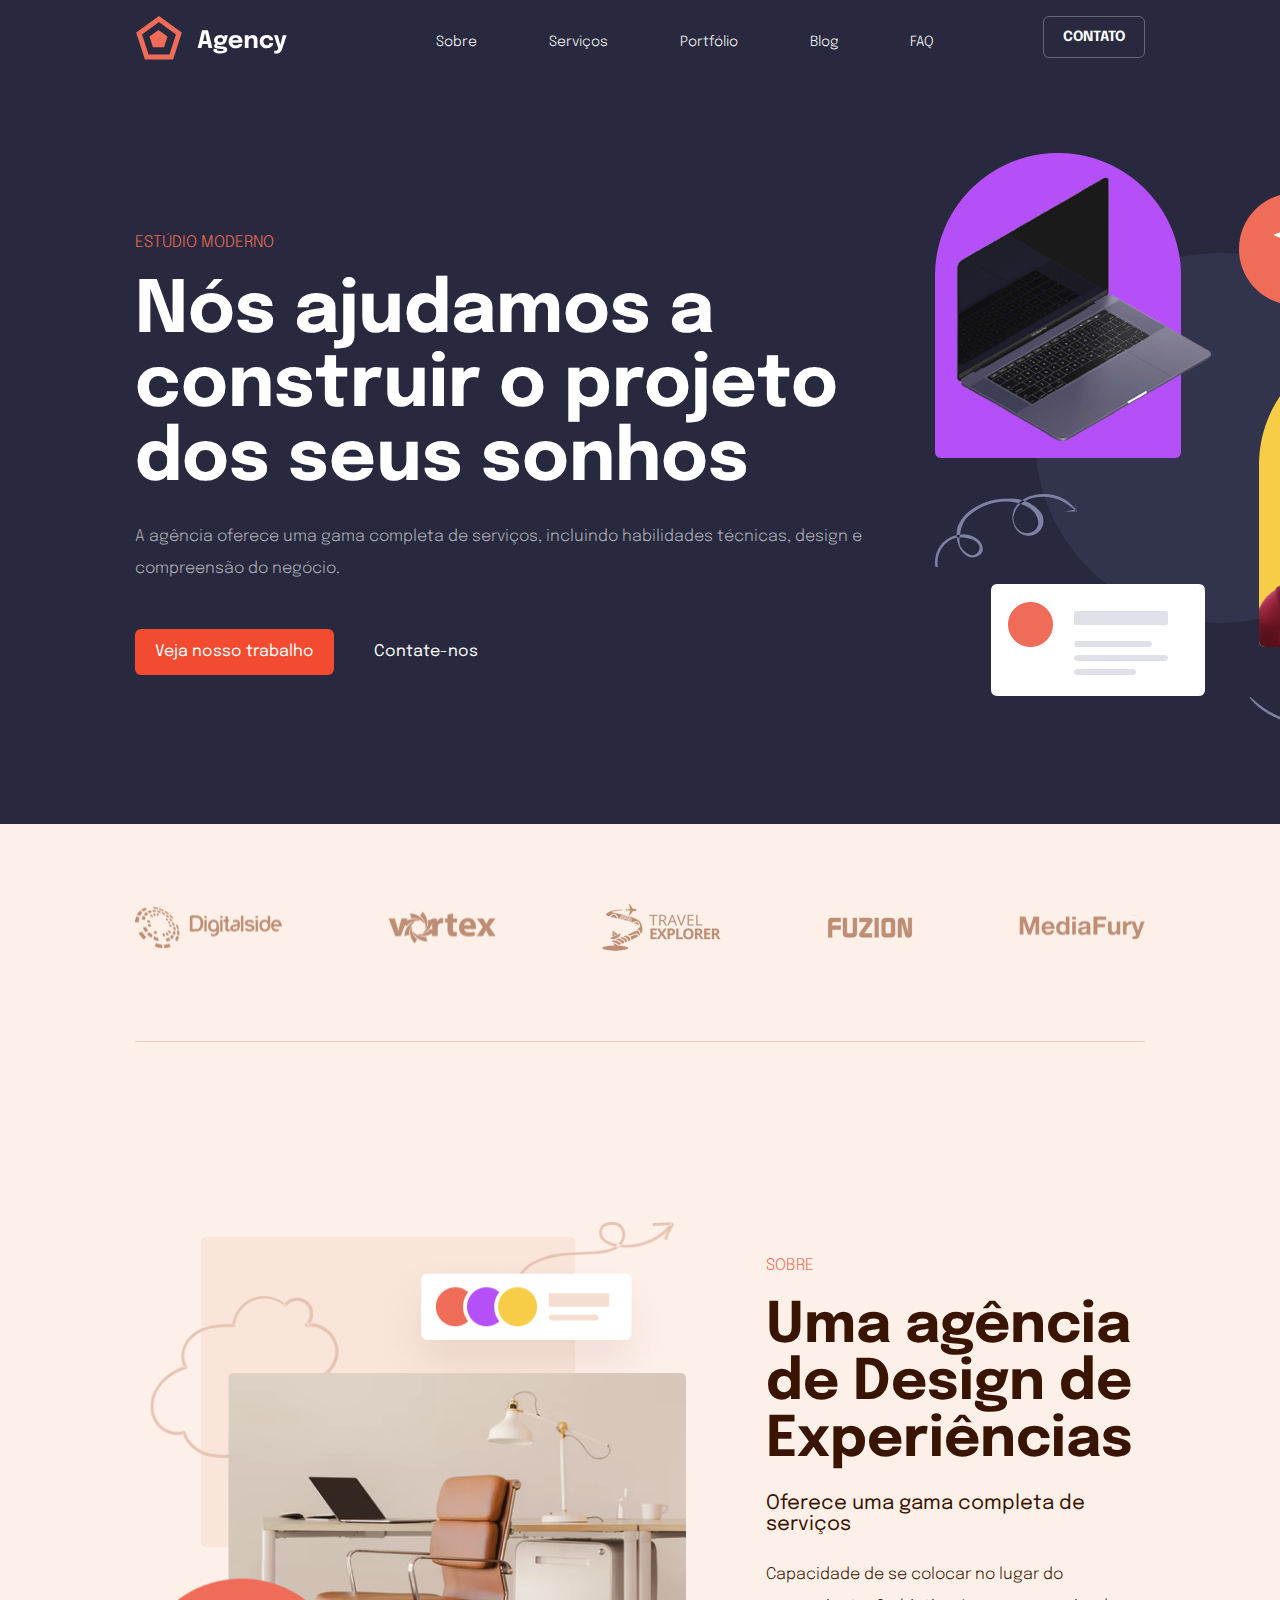
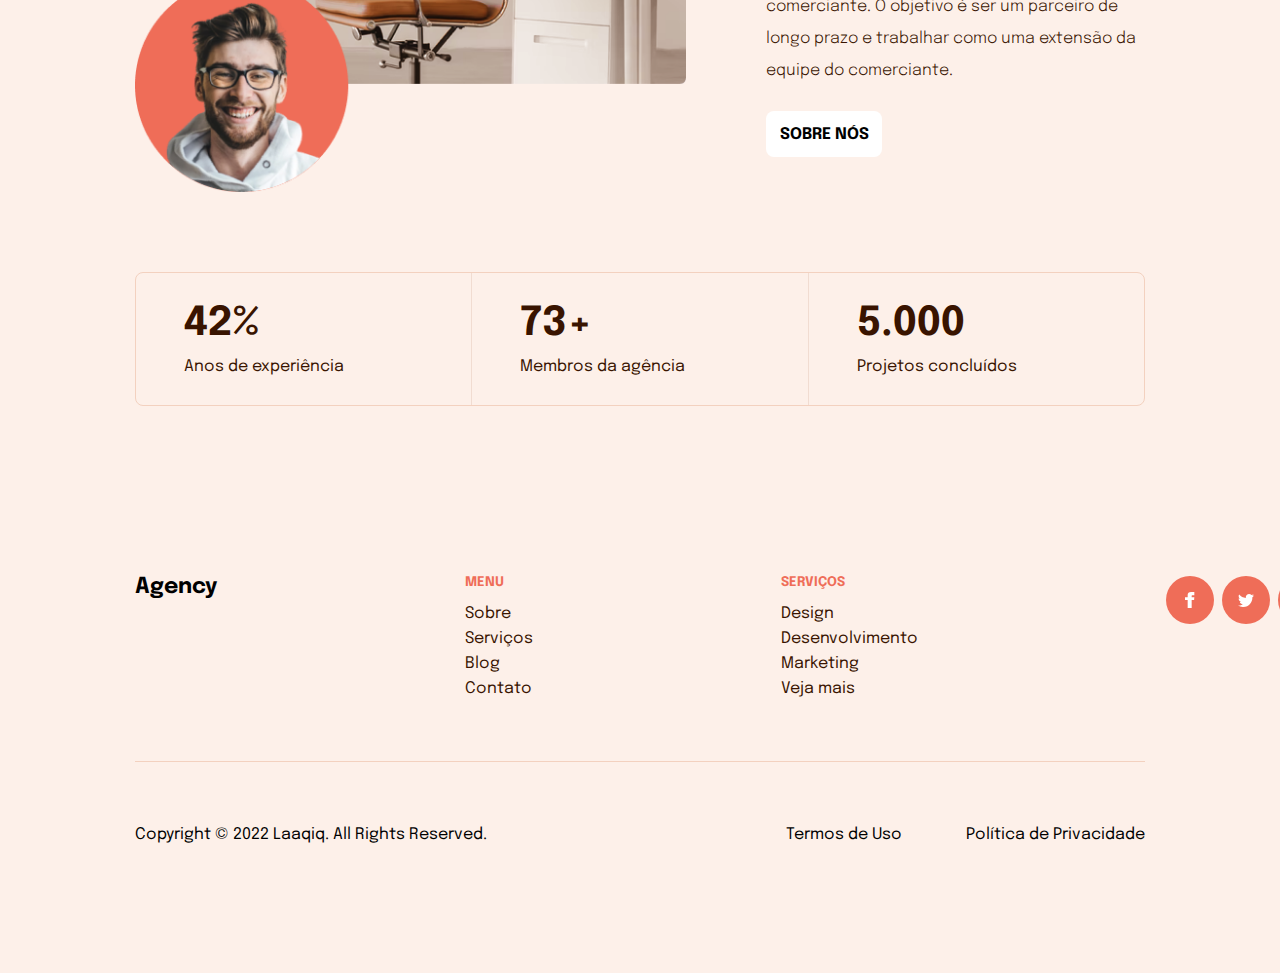
<file: index.html>
<!DOCTYPE html>
<html lang="pt-br">
<head>
    <meta charset="UTF-8">
    <meta name="viewport" content="width=device-width, initial-scale=1.0">
    <link rel="shortcut icon" href="Imagens/LOGO.svg" type="image/x-icon">
    <title>Agency</title>
    <link href="https://fonts.googleapis.com/css2?family=Epilogue:ital,wght@0,100..900;1,100..900&display=swap" rel="stylesheet">
    <link rel="stylesheet" href="index.css">
    <link rel="stylesheet" href="global.css">
</head>
<body>
    <header class="navigation-top">
        <a href="index.html"><img class="logo" src="Imagens/LOGO.svg" alt=""></a>
        <nav class="navigation">
            <ul class="menu">
                <li><a class="lista" href="sobre.html" >Sobre</a></li>
                <li><a class="lista" href="servicos.html" >Serviços</a></li>
                <li><a class="lista" href="portfolio.html" >Portfólio</a></li>
                <li><a class="lista" href="blog.html" >Blog</a></li>
                <li><a class="lista" href="contato.html#faq-section" >FAQ</a></li>
            </ul>
        </nav>
        <a class="nav-button" href="contato.html" target="_blank">Contato</a>
    </header>
    
   
    <main>
        <section class="hero0">
            <div class="content-group">
                <div class="info-group">
                    <h2 class="subtitle-hero">Estúdio moderno</h2>
                    <h1 class="title-hero">Nós ajudamos a construir o projeto dos seus sonhos</h1>
                    <p class="description-hero">A agência oferece uma gama completa de serviços, incluindo habilidades técnicas, design e compreensão do negócio.</p>
                </div>
                    
                <div class="button-group">
                    <button class="primary-button">Veja nosso trabalho </button>
                    <button class="secundary-button">Contate-nos</button>
                </div>
            </div>

            <img class="image-group" src="Imagens/pic.png" alt="">
        </section>

        <section class="marcas"> 
            <div class="listas-marcas">
                <img src="Imagens/digitalside.svg" alt="Digitalside">
                <img src="Imagens/vortex.svg" alt="Vortex">
                <img src="Imagens/travelexplorer.svg" alt="TravelExplorer">
                <img src="Imagens/fuzion.svg" alt="Fuzion">
                <img src="Imagens/mediafury.svg" alt="MediaFury">
            </div>

            <div class="divider"></div>
         
        </section>
        
       
        <section class="about">
            <div class="about-info">
                    <img src="Imagens/pic-alternative.png" alt="">

                    <div class="info-alternative">
                        <h2 class="subtitle-alternative">Sobre</h2>
                        <h1 class="title-alternative">Uma agência de Design de Experiências</h1>
                        <h3 class="title-description">Oferece uma gama completa de serviços</h3>
                        <p class="description-alternative">Capacidade de se colocar no lugar do comerciante. O objetivo é ser um parceiro de longo prazo e trabalhar como uma extensão da equipe do comerciante.</p>

                        <a class="button-alternative" href="sobre.html">Sobre nós </a>
                    </div>
            </div>

            <div class="about-metrics">
                <div class="card-metrics">
                    <h2 class="porcent">42%</h2>
                    <p class="description-metrics">Anos de experiência</p>
                </div>
                <div class="card-metrics">
                    <h2 class="porcent">73+</h2>
                    <p class="description-metrics">Membros da agência</p>
                </div>
                <div class="card-metrics">
                    <h2 class="porcent">5.000</h2>
                    <p class="description-metrics">Projetos concluídos</p>
                </div>
            </div>
        </section> 
    </main>

    <footer class="footer">
        <div class="footer-top">
            <div class="menu-footer">
                <h4 class="Agency-footer">Agency</h4>
            </div>
            
            <div class="menu-footer">
                <h5 class="menu-menu">Menu</h5>
                <nav class="nav-footer" >
                    <ul class="list-footer">
                        <li><a class="lista-footer" href="sobre.html">Sobre</a></li>
                        <li><a class="lista-footer" href="servicos.html">Serviços</a></li>
                        <li><a class="lista-footer" href="blog.html">Blog</a></li>
                        <li><a class="lista-footer" href="contato.html">Contato</a></li>
                    </ul>
                </nav>
            </div>

            <div class="menu-footer">
                <h5 class="menu-menu">Serviços</h5>
                <nav class="nav-footer">
                    <ul class="list-footer">
                        <li><a class="lista-footer" href="portfolio.html">Design</a></li>
                        <li><a class="lista-footer" href="#">Desenvolvimento</a></li>
                        <li><a class="lista-footer" href="#">Marketing</a></li>
                        <li><a class="lista-footer" href="#">Veja mais</a></li>
                    </ul>
                </nav>
            </div>
            <div class="img-footer">
                <div class="bg-icon"><img src="icon/footerFacebook.svg" alt=""></div>
                <div class="bg-icon"><img src="icon/footerTwiter.svg" alt=""></div>
                <div class="bg-icon"><img src="icon/footerInstagram.svg" alt=""></div>
            </div>
        </div>

        <div class="divider"></div>

        <div class="footer-bottom">
            <div class="copy">
                <p>Copyright © 2022 Laaqiq. All Rights Reserved.</p>
            </div>

            <div class="copy">
                <p>Termos de Uso</p>
                <p>Política de Privacidade</p>
            </div>
        </div>
    </footer>
</body>
</file>
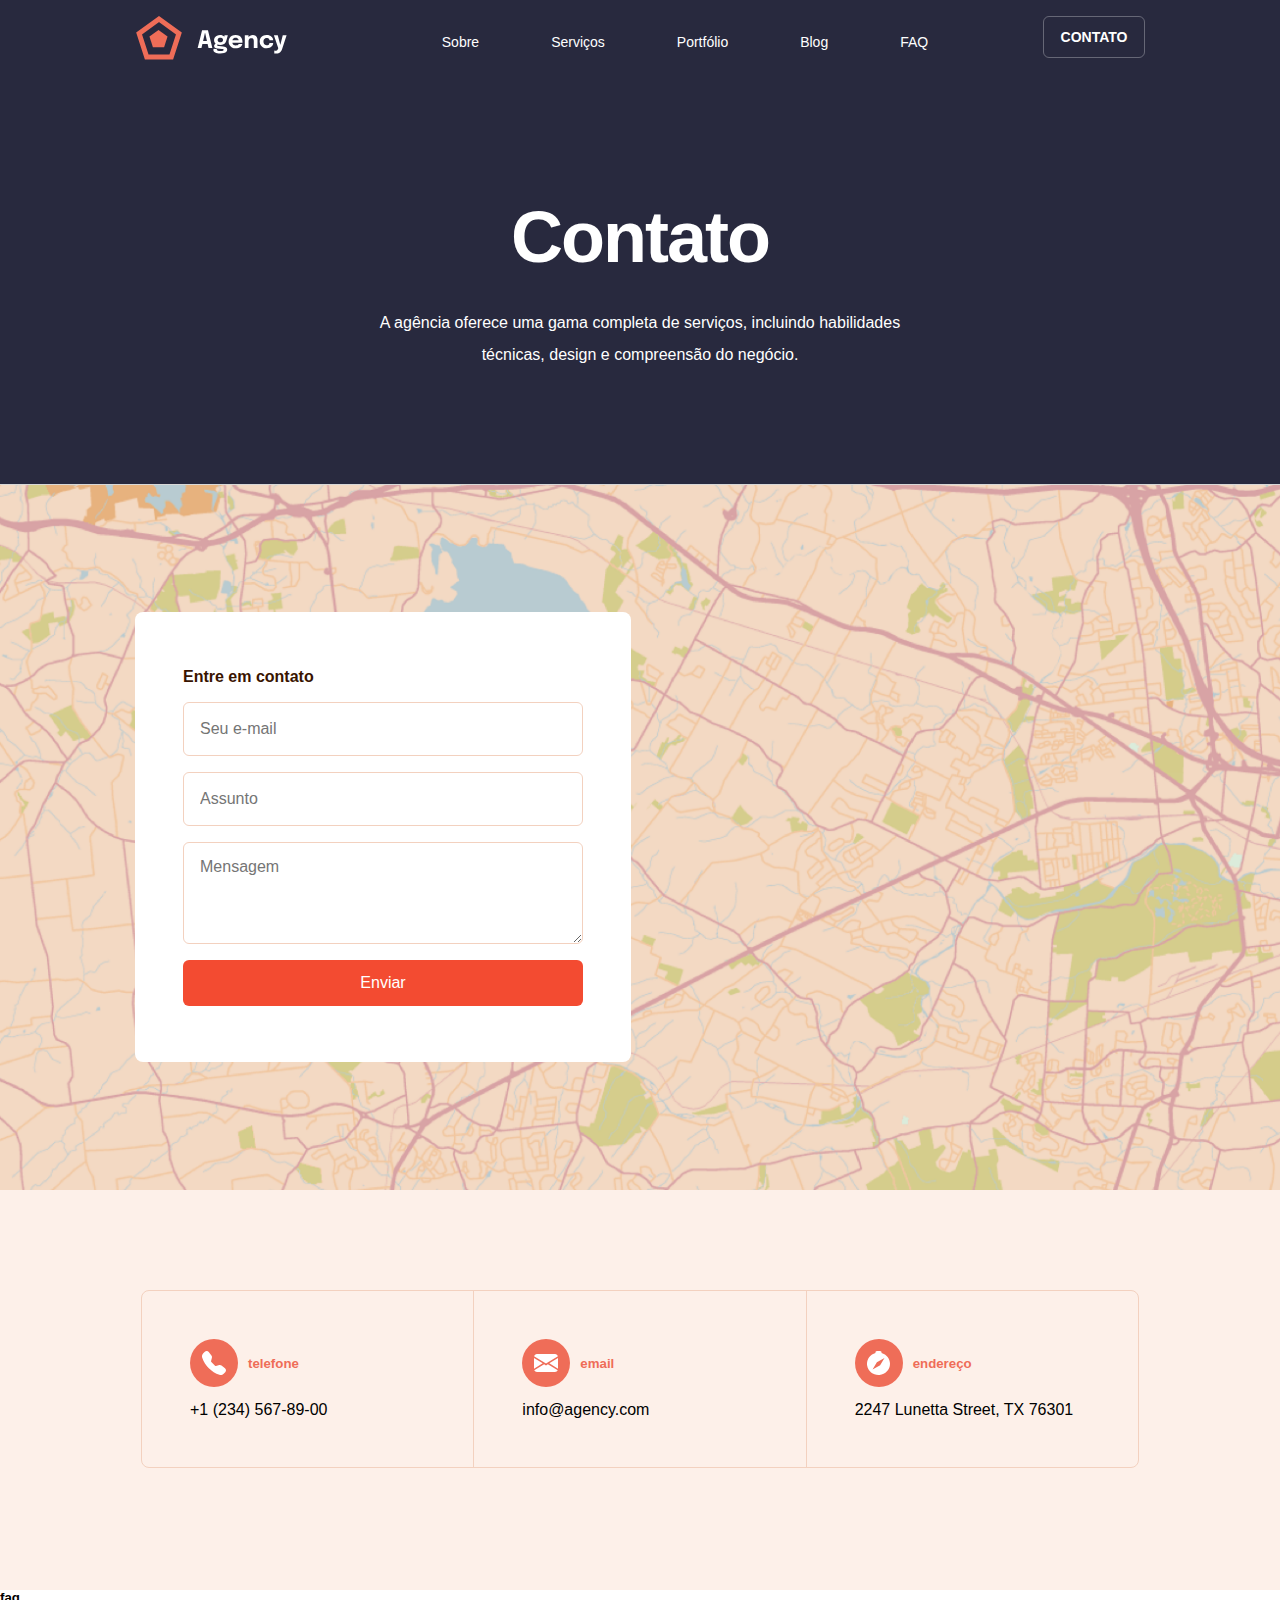
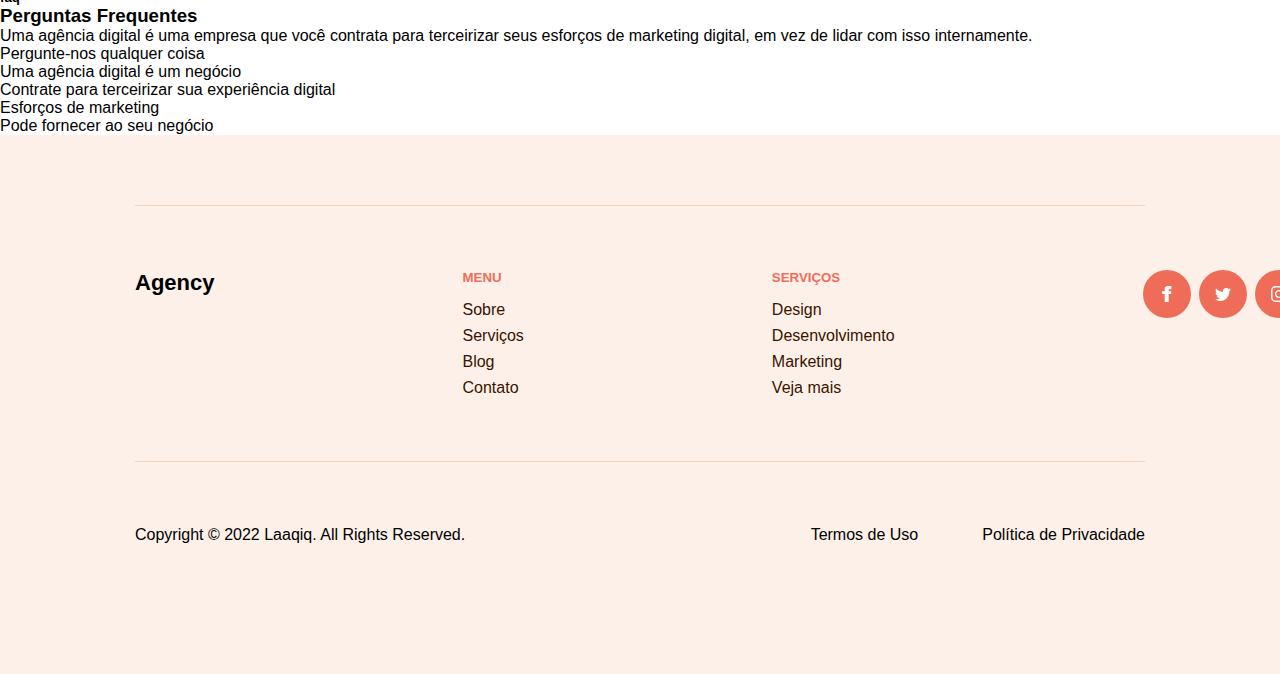
<file: contato.html>
<!DOCTYPE html>
<html lang="pt-br">
<head>
    <meta charset="UTF-8">
    <meta name="viewport" content="width=device-width, initial-scale=1.0">
    <meta name="viewport" content="width=device-width, initial-scale=1.0">
    <link rel="shortcut icon" href="Imagens/LOGO.svg" type="image/x-icon">
    <link rel="stylesheet" href="contato.css">
    <link rel="stylesheet" href="global.css">
    <title>Agency</title>
</head>
<body>
    <header>
        <header class="navigation-top">
        <a href="index.html"><img class="logo" src="Imagens/LOGO.svg" alt=""></a>
        <nav class="navigation">
            <ul class="menu">
                <li><a class="lista" href="sobre.html">Sobre</a></li>
                <li><a class="lista" href="servicos.html">Serviços</a></li>
                <li><a class="lista" href="portfolio.html">Portfólio</a></li>
                <li><a class="lista" href="blog.html">Blog</a></li>
                <li><a class="lista" href="contato.html#faq-section">FAQ</a></li>
            </ul>
        </nav>
        <a class="nav-button" href="contato.html">Contato</a>
    </header>
    </header>

    <main>
        <section class="hero">
            <div class="container">
                <h1 class="title">Contato</h1>
                <p class="description">A agência oferece uma gama completa de serviços, incluindo habilidades técnicas, design e compreensão do negócio.</p>
            </div>
        </section>

        <section class="section-form">
            <form class="form" action="">
                <h4 class="title-form">Entre em contato</h4>
                <input class="input-form" type="email" name="email" placeholder="Seu e-mail" autocomplete="name" required>

                <!--O atributo list pra relacionar o input ao datalist-->

                <input class="input-form" type="text" list="mySuggestions" placeholder="Assunto" name="suggestions" autocomplete="name" required>
                <datalist id="mySuggestions">
                    <option value="Desenvolvimento"></option>
                    <option value="Design"></option>
                    <option value="Orçamento"></option>
                </datalist>

                <textarea class="textarea" rows="5" name="mensagem" placeholder="Mensagem"></textarea>

                <button class="primary-button" type="button">Enviar</button>
            </form>
        </section>

        <section class="contato">

            <div class="card-group">
                <div class="card">
                    <div class="icon">
                        <div class="bg-icon"><img class="icon" src="icon/telefoneContato.svg" alt=""></div>
                        <h5 class="title-grid">telefone</h5>
                    </div>
                    
                    <p class="description-grid"> +1 (234) 567-89-00</p>
                </div>

                <div class="card">
                    <div class="icon">
                        <div class="bg-icon"><img class="icon" src="icon/emailContato.svg" alt=""></div>
                        <h5 class="title-grid">email</h5>
                    </div>

                    <p class="description-grid">info@agency.com</p>
                </div>

                <div class="card">
                    <div class="icon">
                        <div class="bg-icon"><img class="icon" src="icon/endereçoContato.svg" alt=""></div>
                        <h5 class="title-grid">endereço</h5>
                    </div>
                    <p class="description-grid">2247 Lunetta Street, TX 76301</p>
                </div>
            </div>
        </section>

        <section id="faq-section" class="faq-section">
            <div class="div-section">
                <h5 class="title-faq" >faq</h5>
                <h3 class="subtatile-faq">Perguntas Frequentes</h3>
                <p class="parag-faq">Uma agência digital é uma empresa que você contrata para terceirizar seus esforços de marketing digital, em vez de lidar com isso internamente.</p>
                <p>Pergunte-nos qualquer coisa</p>
            </div>

            <div class="faq">
                <details class="details">
                    <summary class="question">Uma agência digital é um negócio</summary>
                    <p class="response">Esforços de marketing digital, em vez de lidar com isso internamente. Eles podem fornecer à sua empresa uma variedade de soluções digitais para promover seu produto ou serviço online e ajudar você a atingir suas metas de marketing e expandir seus negócios.</p>
                </details>

                <details class="details">
                    <summary class="question">Contrate para terceirizar sua experiência digital</summary>
                    <p class="response">Lorem ipsum dolor sit amet consectetur adipisicing elit. Magni rem dolores nostrum tempore atque ipsum dolore tenetur porro, corporis quo architecto alias nihil, eligendi eaque cum quos. Distinctio, voluptatum libero?</p>
                </details>

                <details class="details">
                    <summary class="question">Esforços de marketing</summary>
                    <p class="response">Lorem ipsum dolor sit, amet consectetur adipisicing elit. Tenetur odio consectetur vitae eaque, atque ab sit sunt ullam sequi quo voluptatibus quibusdam blanditiis eius a quia pariatur. Consequuntur, non rerum.</p>
                </details>

                <details class="details">
                    <summary class="question">Pode fornecer ao seu negócio</summary>
                    <p class="response">Lorem ipsum dolor sit amet, consectetur adipisicing elit. Laborum praesentium blanditiis rerum magni culpa! Illum quae et ea. Iusto quam error voluptatum enim omnis temporibus asperiores aut voluptas exercitationem animi.</p>
                </details>
            </div>
        </section>
        
        

        <footer class="footer">
        <div class="divider"></div>
        <div class="footer-top">
            <div class="menu-footer">
                <h4 class="Agency-footer">Agency</h4>
            </div>
            
            <div class="menu-footer">
                <h5 class="menu-menu">Menu</h5>
                <nav class="nav-footer" >
                    <ul class="list-footer">
                        <li><a class="lista-footer" href="sobre.html">Sobre</a></li>
                        <li><a class="lista-footer" href="servicos.html">Serviços</a></li>
                        <li><a class="lista-footer" href="blog.html">Blog</a></li>
                        <li><a class="lista-footer" href="contato.html">Contato</a></li>
                    </ul>
                </nav>
            </div>

            <div class="menu-footer">
                <h5 class="menu-menu">Serviços</h5>
                <nav class="nav-footer">
                    <ul class="list-footer">
                        <li><a class="lista-footer" href="#">Design</a></li>
                        <li><a class="lista-footer" href="#">Desenvolvimento</a></li>
                        <li><a class="lista-footer" href="#">Marketing</a></li>
                        <li><a class="lista-footer" href="#">Veja mais</a></li>
                    </ul>
                </nav>
            </div>
            <div class="img-footer">
                <div class="bg-icon"><img src="icon/footerFacebook.svg" alt=""></div>
                <div class="bg-icon"><img src="icon/footerTwiter.svg" alt=""></div>
                <div class="bg-icon"><img src="icon/footerInstagram.svg" alt=""></div>
            </div>
        </div>

        <div class="divider"></div>

        <div class="footer-bottom">
            <div class="copy">
                <p>Copyright © 2022 Laaqiq. All Rights Reserved.</p>
            </div>

            <div class="copy">
                <p>Termos de Uso</p>
                <p>Política de Privacidade</p>
            </div>
        </div>
    </footer>
        
<script src="contato.js"></script>

</main>
</body>
</html>
</file>
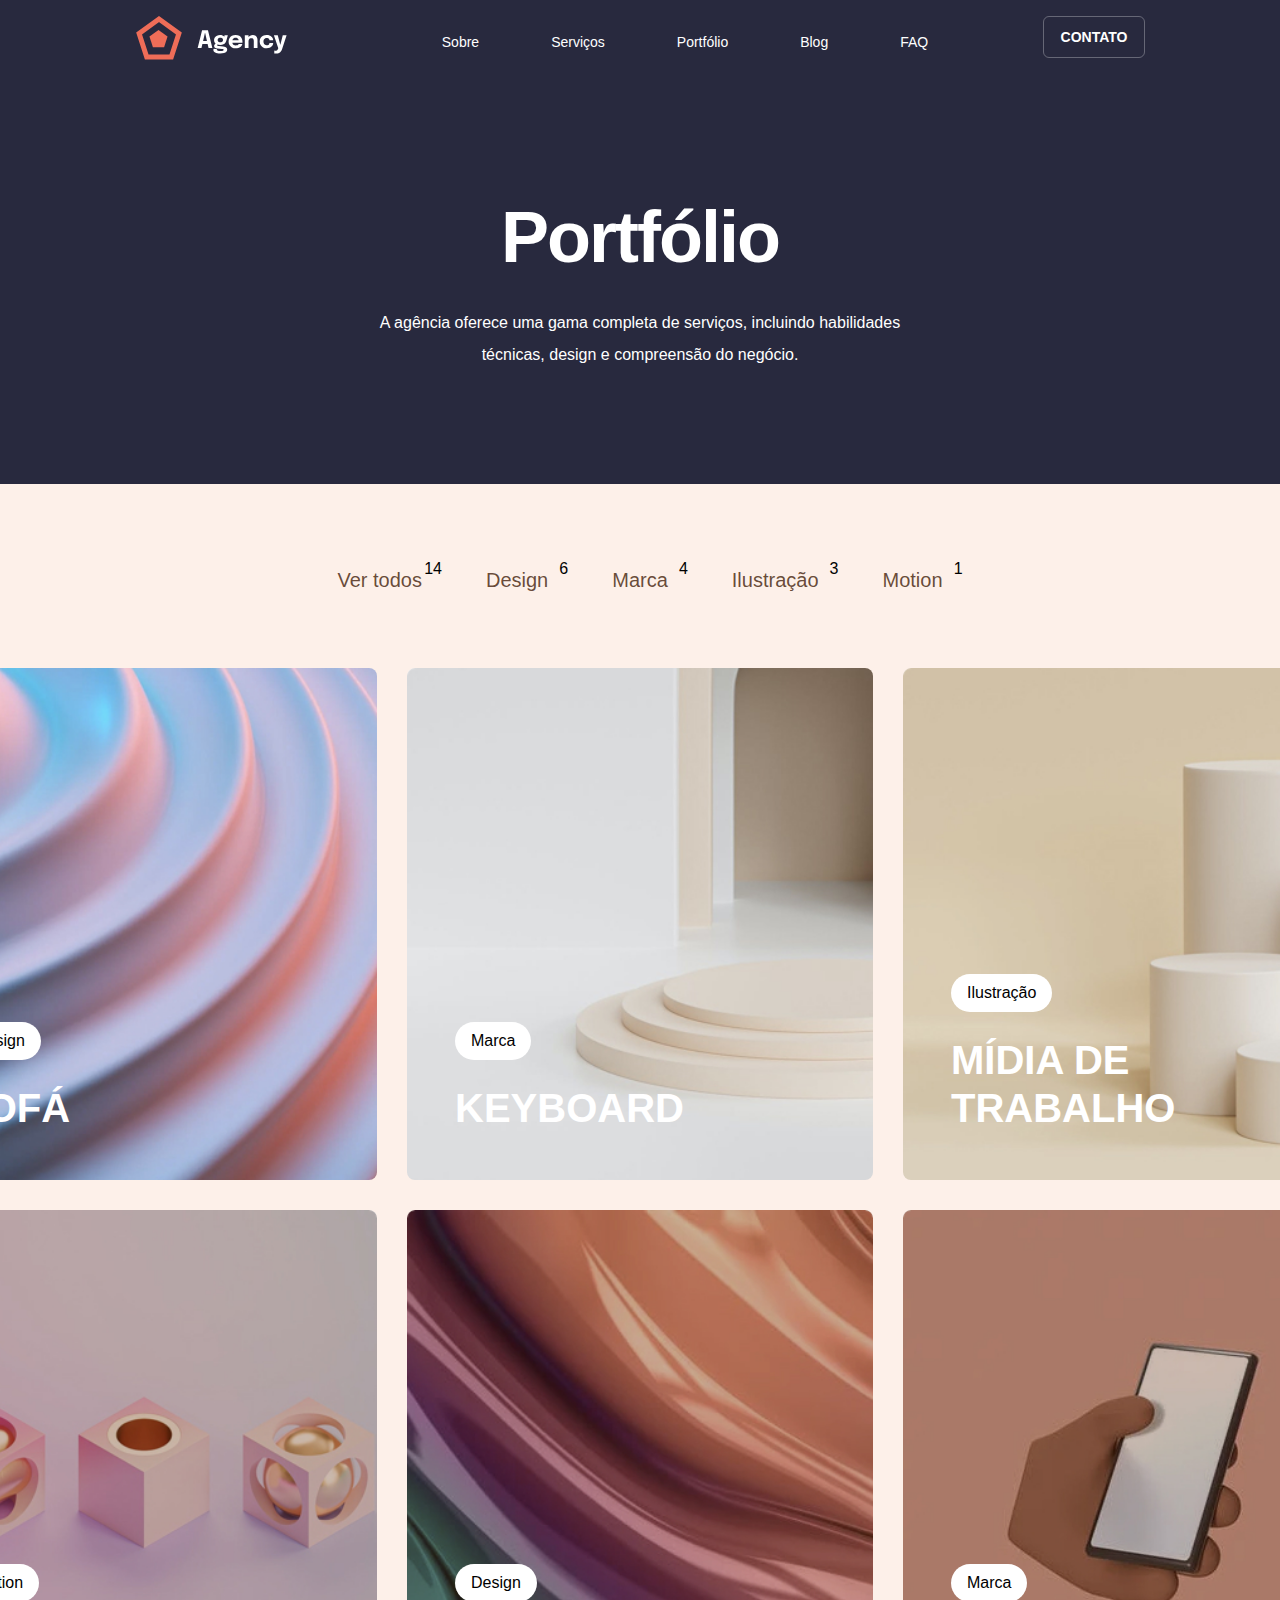
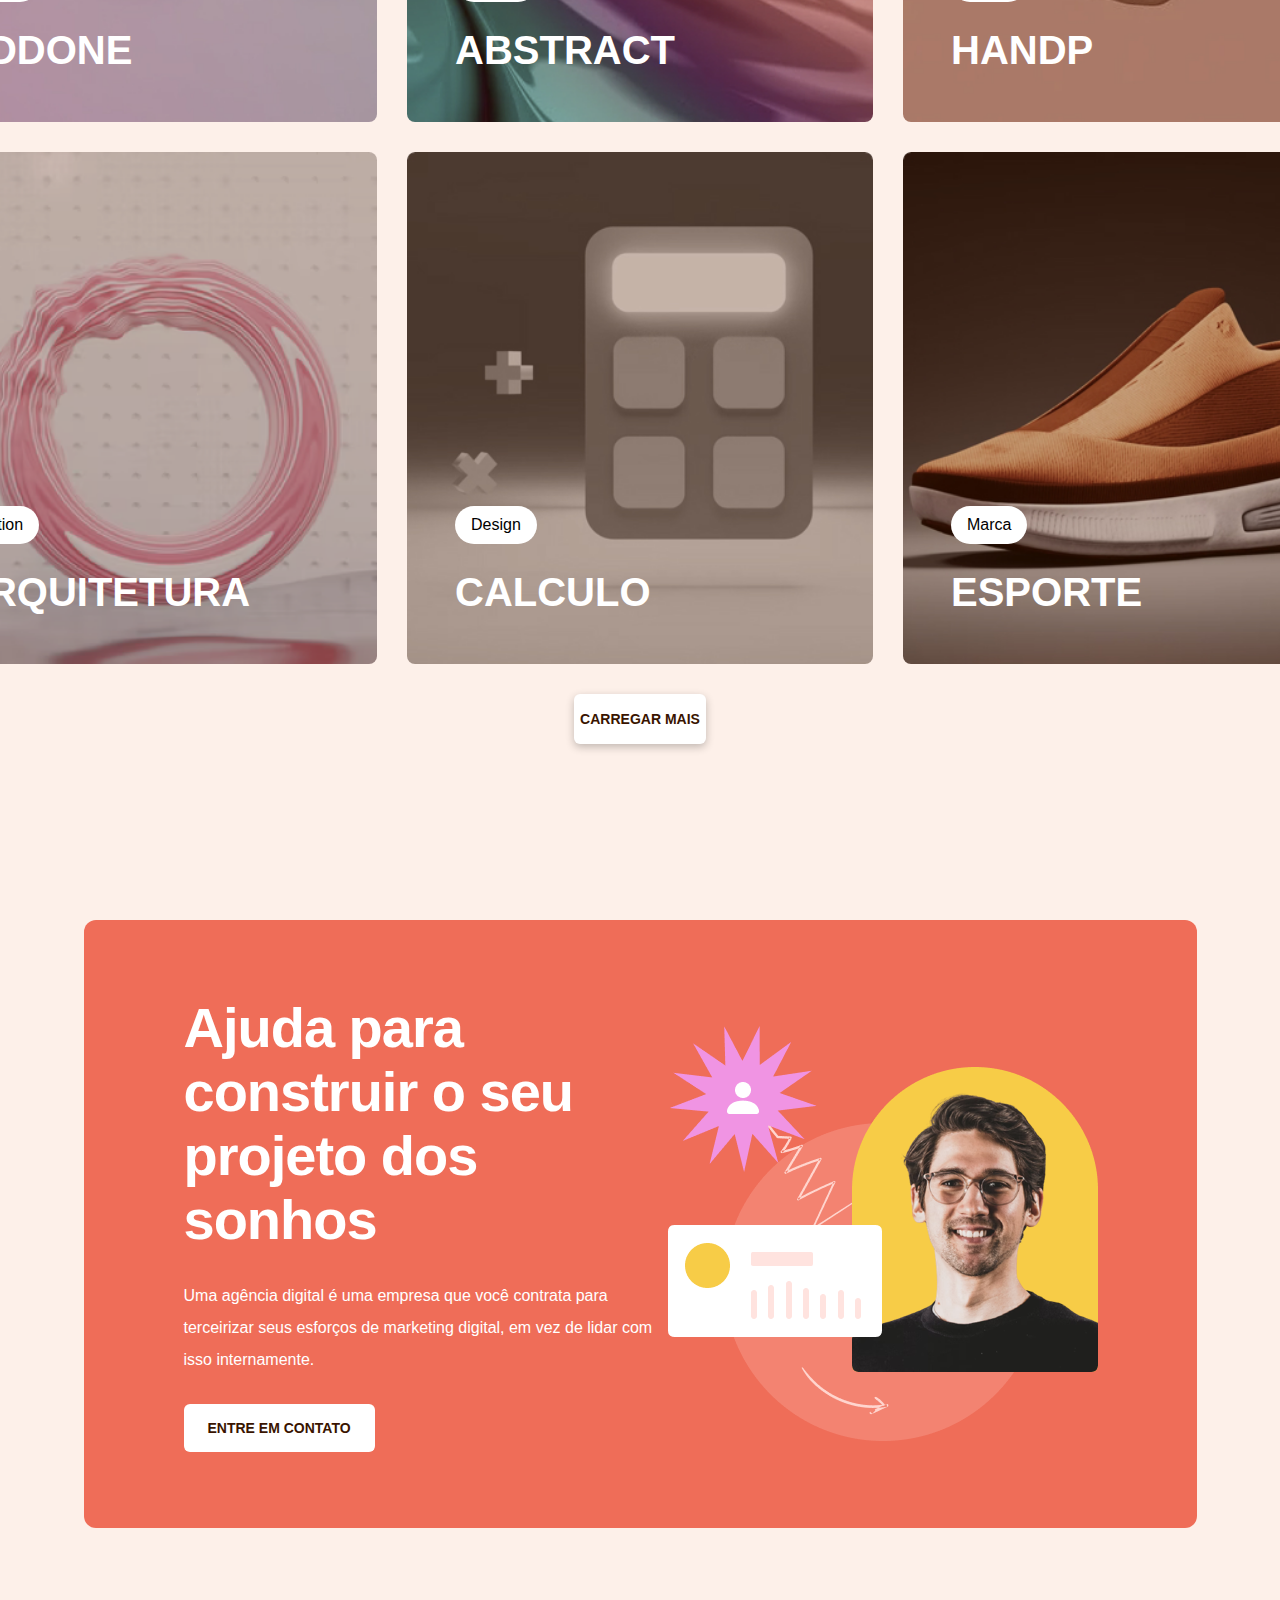
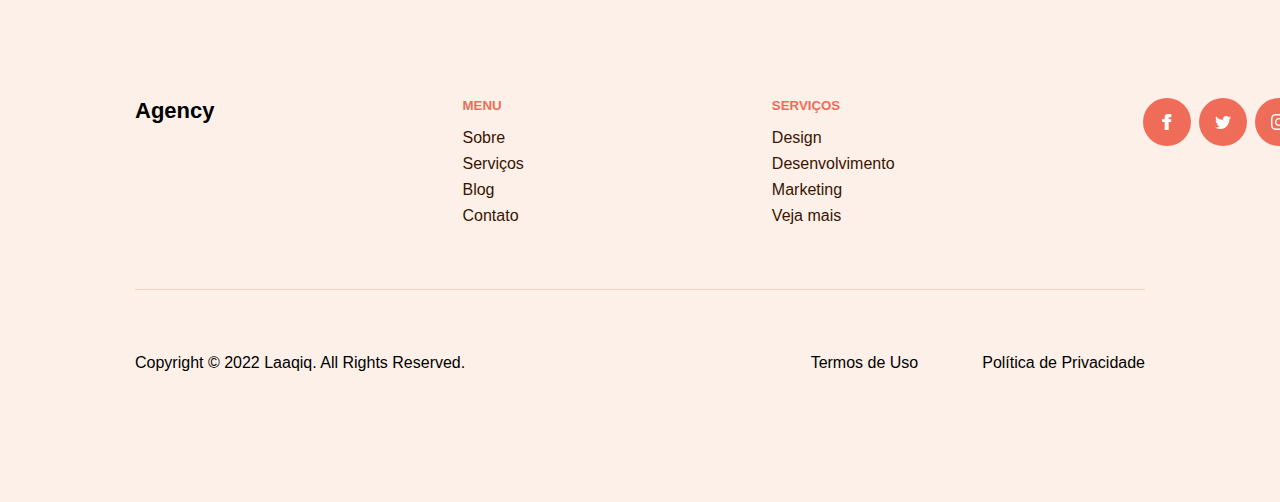
<file: portfolio.html>
<!DOCTYPE html>
<html lang="pt-br">
<head>
    <meta charset="UTF-8">
    <meta name="viewport" content="width=device-width, initial-scale=1.0">
    <link rel="shortcut icon" href="Imagens/LOGO.svg" type="image/x-icon">
    <link rel="stylesheet" href="global.css">
    <link rel="stylesheet" href="portfolio.css">
    <title>Portfólio</title>
</head>
<body>
    <header class="navigation-top">
       <a href="index.html"><img class="logo" src="Imagens/LOGO.svg" alt=""></a>
        <nav class="navigation">
            <ul class="menu">
                <li><a class="lista" href="sobreAgency.html" target="_blank">Sobre</a></li>
                <li><a class="lista" href="servicos.html" target="_blank">Serviços</a></li>
                <li><a class="lista" href="portfolio.html" target="_blank">Portfólio</a></li>
                <li><a class="lista" href="blog.html" target="_blank">Blog</a></li>
                <li><a class="lista" href="contato.html#faq-section" target="_blank">FAQ</a></li>
            </ul>
        </nav>
        <a class="nav-button" href="contato.html" target="_blank">Contato</a>
    </header>

    <main>
        <section class="hero">
                <div class="container">
                    <h1 class="title">Portfólio</h1>
                    <p class="description">A agência oferece uma gama completa de serviços, incluindo habilidades técnicas, design e compreensão do negócio.</p>
                </div>
        </section>

        <section class="galery">
            <div class="tab">
                <div class="tabItem">
                    <a class="tabLinks">Ver todos</a> <span>14</span>
                </div>
                <div class="tabItem">
                    <a class="tabLinks">Design</a> <span>6</span>
                </div>
                <div class="tabItem">
                    <a class="tabLinks">Marca</a> <span>4</span>
                </div>
                <div class="tabItem">
                    <a class="tabLinks">Ilustração</a> <span>3</span>
                </div>
                <div class="tabItem">
                    <a class="tabLinks">Motion</a> <span>1</span>
                </div>
            </div>

            <div class="gridGalery">
                <div class="gridItem">
                    <span>Design</span>
                    <h3>Sofá</h3>
                </div>

                <div class="gridItem">
                    <span>Marca</span>
                    <h3>KeyBoard</h3>
                </div>
                
                <div class="gridItem">
                    <span>Ilustração</span>
                    <h3>Mídia de trabalho</h3>
                </div>
              
                <div class="gridItem">
                    <span>Motion</span>
                    <h3>DDDone</h3>
                </div>

                <div class="gridItem">
                    <span>Design</span>
                    <h3>Abstract</h3>
                </div>

                <div class="gridItem">
                    <span>Marca</span>
                    <h3>HandP</h3>
                </div>
                <div class="gridItem">
                    <span>Motion</span>
                    <h3>Arquitetura</h3>
                </div>

                <div class="gridItem">
                    <span>Design</span>
                    <h3>Calculo</h3>
                </div>

                <div class="gridItem">
                    <span>Marca</span>
                    <h3>Esporte</h3>
                </div>

                <button class="gridButton">Carregar mais</button>
            </div>
        </section>

        <section class="banner-section">   
            <div class="banner">
                    <div class="content-banner">
                        <h2 class="banner-title">Ajuda para construir o seu projeto dos sonhos</h2>
                        <p class="banner-description">Uma agência digital é uma empresa que você contrata para terceirizar seus esforços de marketing digital, em vez de lidar com isso internamente.</p>
                        <button class="banner-button" type="button"><a class="link-button" href="contato.html" target="_blank">Entre em contato</a></button>
                    </div>
                <div class="img-end"><img src="Imagens/pic2.png" alt=""></div>
            </div>
        </section>
    </main>

    <footer class="footer">
        <div class="footer-top">
            <div class="menu-footer">
                <h4 class="Agency-footer">Agency</h4>
            </div>
            
            <div class="menu-footer">
                <h5 class="menu-menu">Menu</h5>
                <nav class="nav-footer" >
                    <ul class="list-footer">
                        <li><a class="lista-footer" href="sobreAgency.html" target="_blank">Sobre</a></li>
                        <li><a class="lista-footer" href="servicos.html" target="_blank">Serviços</a></li>
                        <li><a class="lista-footer" href="#" target="_blank">Blog</a></li>
                        <li><a class="lista-footer" href="contato.html" target="_blank">Contato</a></li>
                    </ul>
                </nav>
            </div>

            <div class="menu-footer">
                <h5 class="menu-menu">Serviços</h5>
                <nav class="nav-footer">
                    <ul class="list-footer">
                        <li><a class="lista-footer" href="#">Design</a></li>
                        <li><a class="lista-footer" href="#">Desenvolvimento</a></li>
                        <li><a class="lista-footer" href="#">Marketing</a></li>
                        <li><a class="lista-footer" href="#">Veja mais</a></li>
                    </ul>
                </nav>
            </div>
            <div class="img-footer">
                <div class="bg-icon"><img src="icon/footerFacebook.svg" alt=""></div>
                <div class="bg-icon"><img src="icon/footerTwiter.svg" alt=""></div>
                <div class="bg-icon"><img src="icon/footerInstagram.svg" alt=""></div>
            </div>
        </div>

        <div class="divider"></div>

        <div class="footer-bottom">
            <div class="copy">
                <p>Copyright © 2022 Laaqiq. All Rights Reserved.</p>
            </div>

            <div class="copy">
                <p>Termos de Uso</p>
                <p>Política de Privacidade</p>
            </div>
        </div>
    </footer>
</body>
</html>
</file>
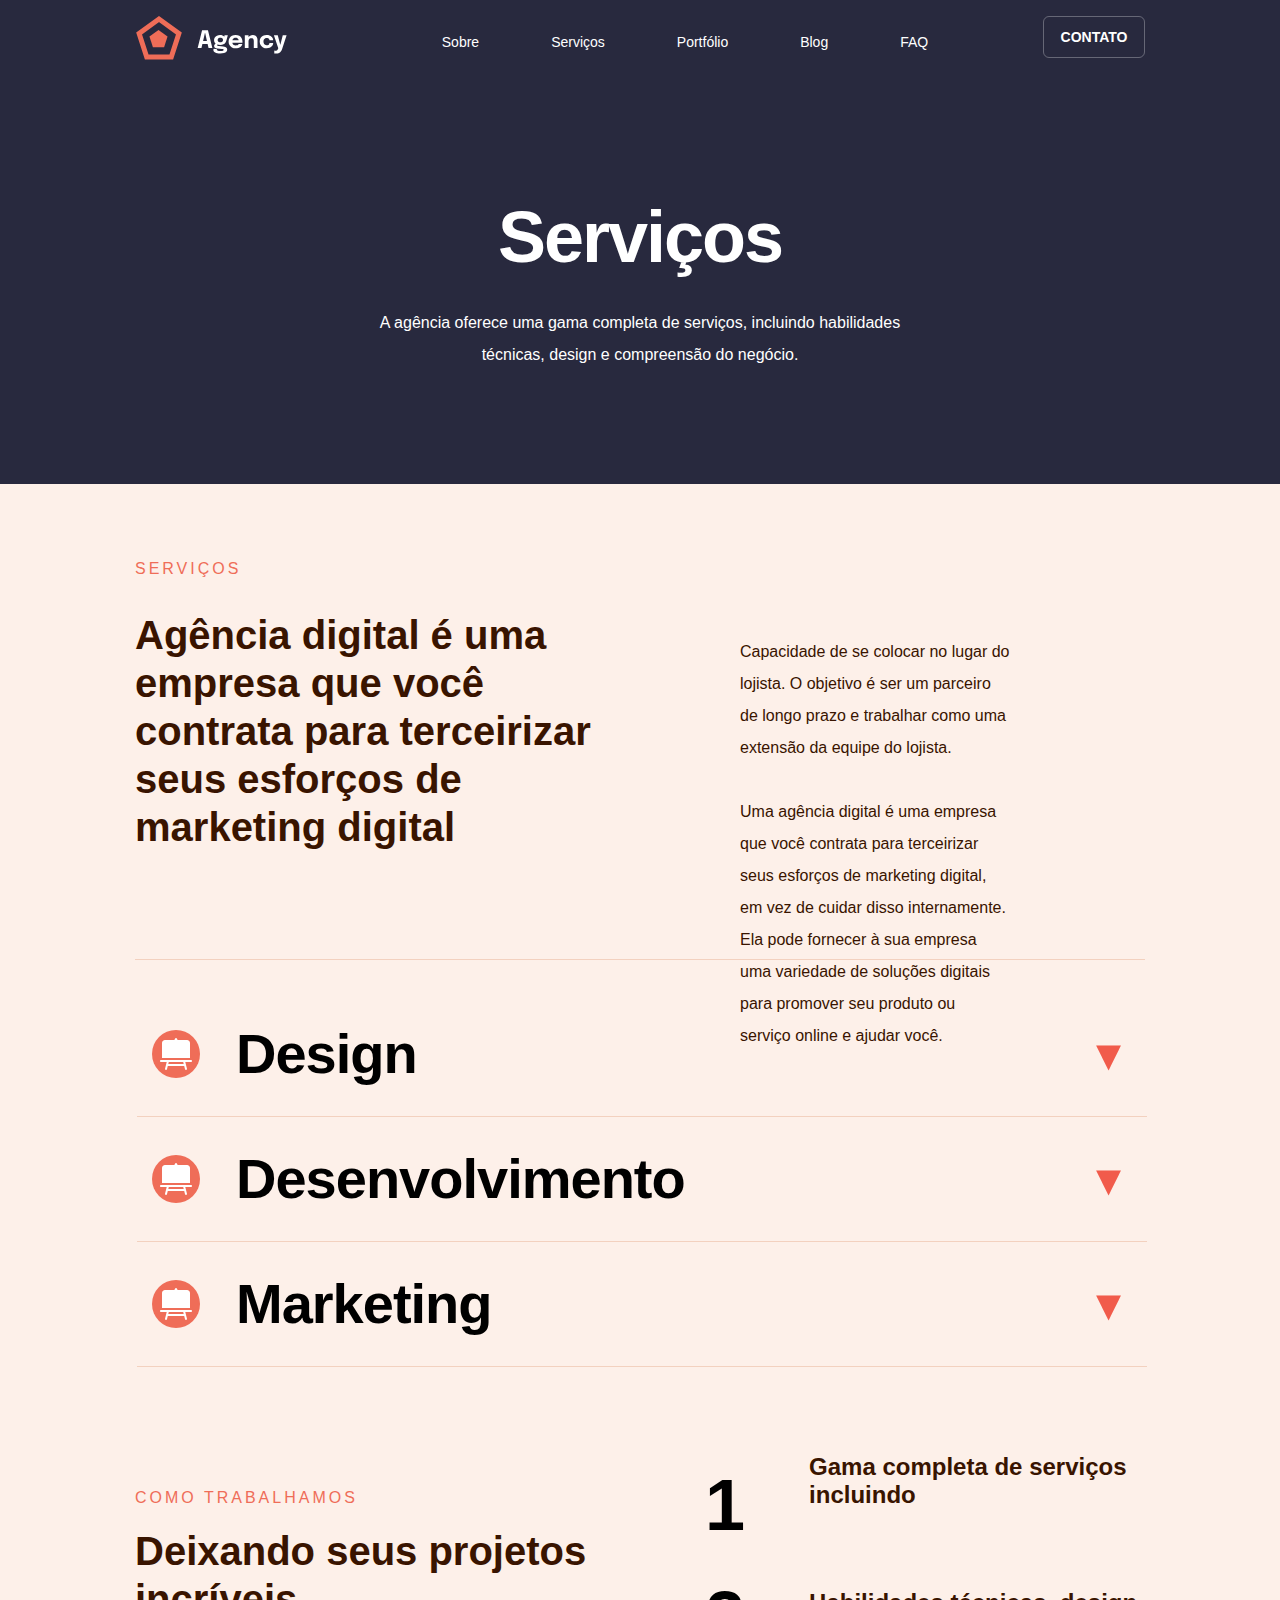
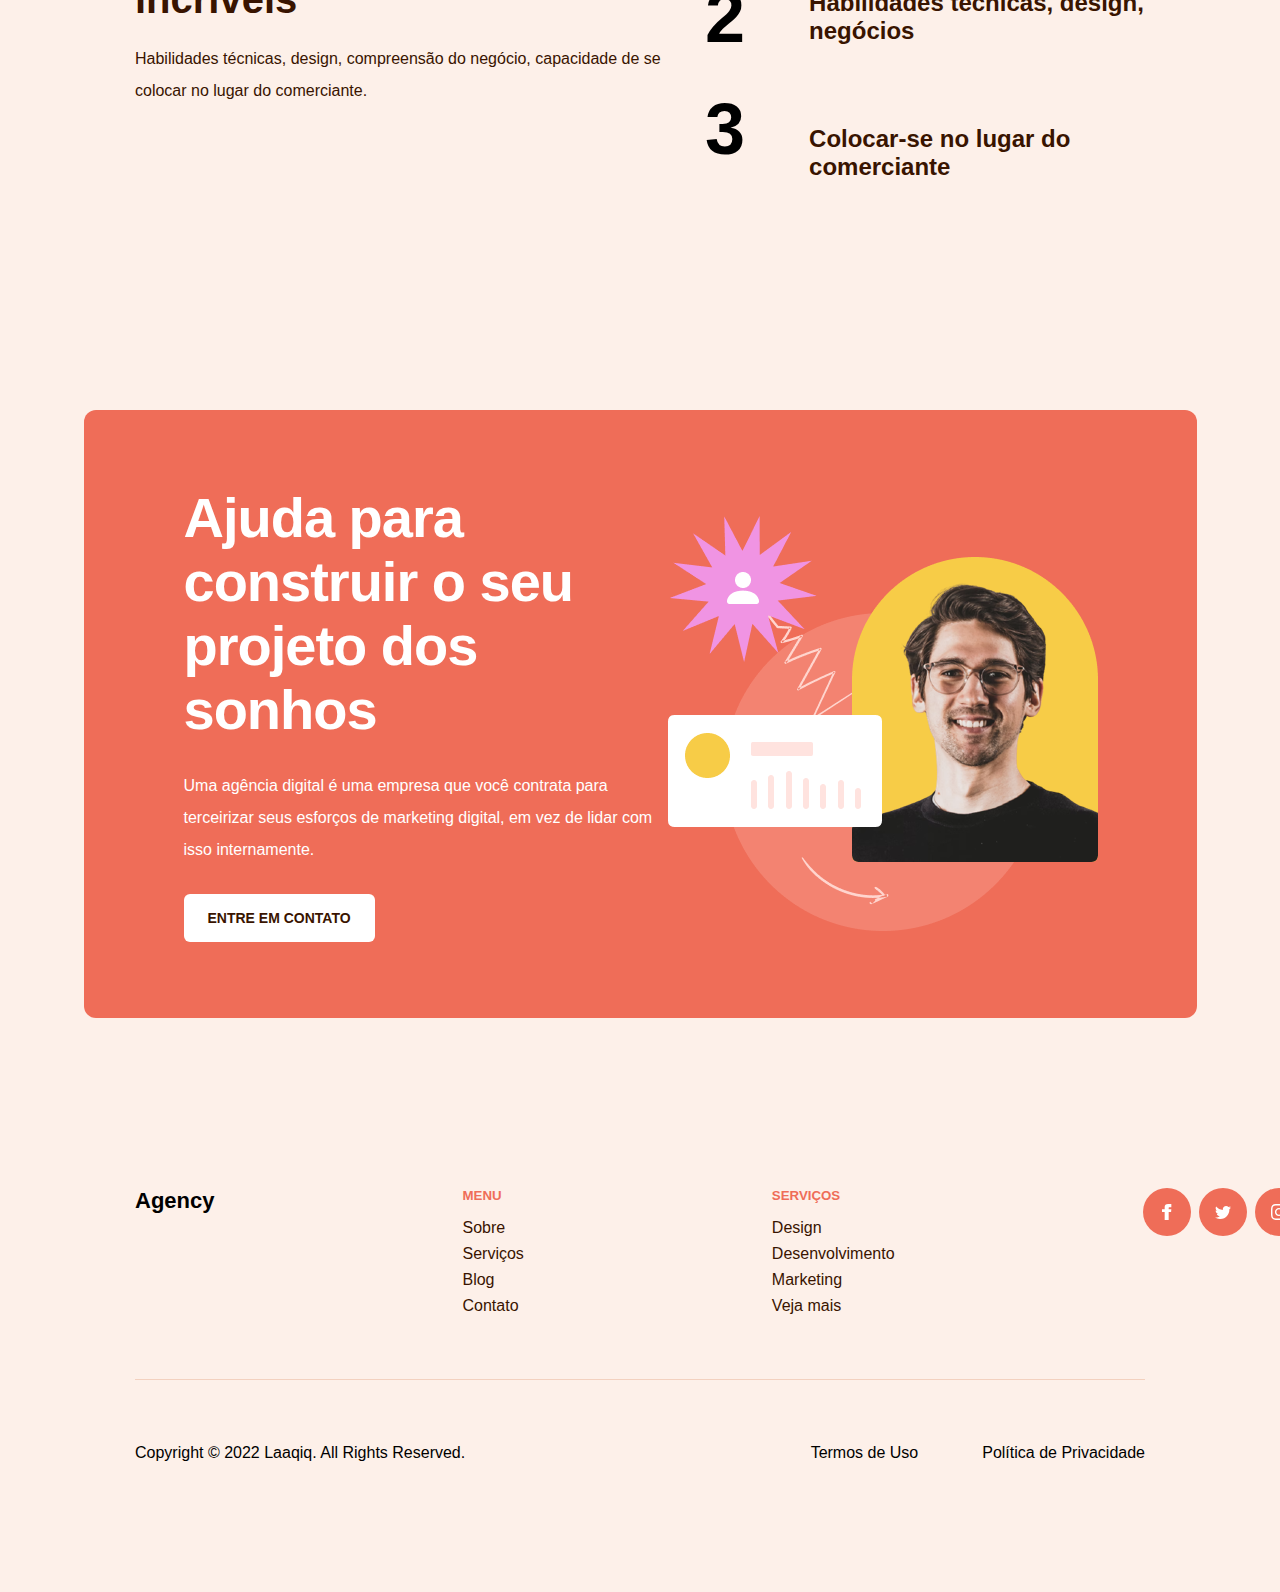
<file: servicos.html>
<!DOCTYPE html>
<html lang="pt-br">
<head>
    <meta charset="UTF-8">
    <meta name="viewport" content="width=device-width, initial-scale=1.0">
    <link rel="shortcut icon" href="Imagens/LOGO.svg" type="image/x-icon">
    <link rel="stylesheet" href="servicos.css">
    <link rel="stylesheet" href="global.css">
    <title>Agency</title>
</head>
<body>
     <header>
        <header class="navigation-top">
       <a href="index.html"><img class="logo" src="Imagens/LOGO.svg" alt=""></a>
        <nav class="navigation">
            <ul class="menu">
                <li><a class="lista" href="sobre.html" >Sobre</a></li>
                <li><a class="lista" href="servicos.html" >Serviços</a></li>
                <li><a class="lista" href="portfolio.html" >Portfólio</a></li>
                <li><a class="lista" href="blog.html" >Blog</a></li>
                <li><a class="lista" href="contato.html#faq-section" >FAQ</a></li>
            </ul>
        </nav>

        <a class="nav-button" href="contato.html">Contato</a>
    
    </header>
    
    <main>
        <section class="hero">
                <div class="container">
                    <h1 class="title">Serviços</h1>
                    <p class="description">A agência oferece uma gama completa de serviços, incluindo habilidades técnicas, design e compreensão do negócio.</p>
                </div>
        </section>

        <section class="section-serv">
            <div class="hero01">
                <div class="hero02">
                    <h5 class="hero-title">Serviços</h5>
                    <h3 class="hero-sub">Agência digital é uma empresa que você contrata para terceirizar seus esforços de marketing digital</h3>
                </div>
                <div class="description01">
                    <p class="description02">Capacidade de se colocar no lugar do lojista. O objetivo é ser um parceiro de longo prazo e trabalhar como uma extensão da equipe do lojista. <br><br>
                    Uma agência digital é uma empresa que você contrata para terceirizar seus esforços de marketing digital, em vez de cuidar disso internamente. Ela pode fornecer à sua empresa uma variedade de soluções digitais para promover seu produto ou serviço online e ajudar você.</p>
                </div>
            </div>
            
            <div class="divider"></div>

            <div class="faq">
                <details class="details">
                    <summary class="card-faq">
                        <div class="bg-icon">
                            <img class="img" src="icon/quadroSobre.svg" alt="">
                        </div>
                        <h2 class="title-faq">Design</h2>
                    </summary>
                    
                    <div class="test">
                        <div class="response-faq">
                            <h3 class="title-response">A Agency é uma empresa que você contrata para terceirizar seus esforços de marketing digital</h3>
                            <p class="response">Empresas que você contrata para terceirizar seus esforços de marketing digital, em vez de cuidar deles internamente. Eles podem fornecer à sua empresa uma variedade de soluções digitais para promover seu produto ou serviço online e ajudar você.</p>
                            <div>
                                <p class="check-icon">Desenvolvimento Web</p>
                                <p class="check-icon">Estratégia de marca</p>
                                <p class="check-icon">Direção de Arte</p>
                            </div>
                        </div>
                    </div>
                </details>

                <details class="details">
                    <summary class="card-faq">
                        <div class="bg-icon">
                            <img class="img" src="icon/quadroSobre.svg" alt="">
                        </div>
                        <h2 class="title-faq">Desenvolvimento</h2>
                    </summary>
                    
                    <div class="test">
                        <div class="response-faq">
                            <h3 class="title-response">A Agency é uma empresa que você contrata para terceirizar seus esforços de marketing digital</h3>
                            <p class="response">Empresas que você contrata para terceirizar seus esforços de marketing digital, em vez de cuidar deles internamente. Eles podem fornecer à sua empresa uma variedade de soluções digitais para promover seu produto ou serviço online e ajudar você.</p>
                            <div>
                                <p class="check-icon">Desenvolvimento Web</p>
                                <p class="check-icon">Estratégia de marca</p>
                                <p class="check-icon">Direção de Arte</p>
                            </div>
                        </div>
                    </div>
                </details>

                <details class="details">
                    <summary class="card-faq">
                        <div class="bg-icon">
                            <img class="img" src="icon/quadroSobre.svg" alt="">
                        </div>
                        <h2 class="title-faq">Marketing</h2>
                    </summary>
                    
                    <div class="test">
                        <div class="response-faq">
                            <h3 class="title-response">A Agency é uma empresa que você contrata para terceirizar seus esforços de marketing digital</h3>
                            <p class="response">Empresas que você contrata para terceirizar seus esforços de marketing digital, em vez de cuidar deles internamente. Eles podem fornecer à sua empresa uma variedade de soluções digitais para promover seu produto ou serviço online e ajudar você.</p>
                            <div>
                                <p class="check-icon">Desenvolvimento Web</p>
                                <p class="check-icon">Estratégia de marca</p>
                                <p class="check-icon">Direção de Arte</p>
                            </div>
                         </div>
                    </div>
                </details>
            </div>

            <div class="test1">
                <div class="hero01">
                    <div class="hero03">
                        <h5 class="hero-title">Como trabalhamos</h5>
                        <h3 class="hero-sub">Deixando seus projetos incríveis</h3>
                        <p class="description03">Habilidades técnicas, design, compreensão do negócio, capacidade de se colocar no lugar do comerciante.</p>
                    </div>
                </div>
                <div class="div-number">
                    <div class="div-number02">
                        <h1 class="number">1</h1>
                        <h1 class="number" >2</h1>
                        <h1 class="number" >3</h1>
                    </div>
                    <div class="div-discription">
                        <h4 class="disc">Gama completa de serviços incluindo</h4>
                        <h4 class="disc">Habilidades técnicas, design, negócios</h4>
                        <h4 class="disc">Colocar-se no lugar do comerciante</h4>
                    </div>
                </div>
            </div>
        </section>

        <section class="banner-section">   
            <div class="banner">
                    <div class="content-banner">
                        <h2 class="banner-title">Ajuda para construir o seu projeto dos sonhos</h2>
                        <p class="banner-description">Uma agência digital é uma empresa que você contrata para terceirizar seus esforços de marketing digital, em vez de lidar com isso internamente.</p>
                        <button class="banner-button" type="button"><a class="link-button" href="contato.html">Entre em contato</a></button>
                    </div>
                <div class="img-end"><img src="Imagens/pic2.png" alt=""></div>
            </div>
        </section>
    </main>

    <footer class="footer">
        <div class="footer-top">
            <div class="menu-footer">
                <h4 class="Agency-footer">Agency</h4>
            </div>
            
            <div class="menu-footer">
                <h5 class="menu-menu">Menu</h5>
                <nav class="nav-footer" >
                    <ul class="list-footer">
                        <li><a class="lista-footer" href="sobre.html" >Sobre</a></li>
                        <li><a class="lista-footer" href="servicos.html">Serviços</a></li>
                        <li><a class="lista-footer" href="blog.html">Blog</a></li>
                        <li><a class="lista-footer" href="contato.html">Contato</a></li>
                    </ul>
                </nav>
            </div>

            <div class="menu-footer">
                <h5 class="menu-menu">Serviços</h5>
                <nav class="nav-footer">
                    <ul class="list-footer">
                        <li><a class="lista-footer" href="#">Design</a></li>
                        <li><a class="lista-footer" href="#">Desenvolvimento</a></li>
                        <li><a class="lista-footer" href="#">Marketing</a></li>
                        <li><a class="lista-footer" href="#">Veja mais</a></li>
                    </ul>
                </nav>
            </div>
            <div class="img-footer">
                <div class="bg-icon"><img src="icon/footerFacebook.svg" alt=""></div>
                <div class="bg-icon"><img src="icon/footerTwiter.svg" alt=""></div>
                <div class="bg-icon"><img src="icon/footerInstagram.svg" alt=""></div>
            </div>
        </div>

        <div class="divider"></div>

        <div class="footer-bottom">
            <div class="copy">
                <p>Copyright © 2022 Laaqiq. All Rights Reserved.</p>
            </div>

            <div class="copy">
                <p>Termos de Uso</p>
                <p>Política de Privacidade</p>
            </div>
        </div>
    </footer>
</body>
</html>
</file>
<file: index.css>
body{
  background-repeat: no-repeat;
  background-size: cover; 
  background-position: center top;
}

/*  */



.marcas{
  padding: 80px 135px;
  background-color: #FDF0E9;
  display: flex;
  flex-direction: column;
  gap: 90px;
}



.listas-marcas{
  width: 100%;
  display: flex;
  justify-content: space-between;
}

.about{
  display: flex;
  flex-direction: column;
  gap: 80px;
  background-color: #FDF0E9;
  color: #391400;
  padding: 100px 135px;
}

.about-info{
  display: flex;
  justify-content: space-between;
  gap: 80px;
}

.info-alternative{
  width: 800px;
  display: flex;
  flex-direction: column;
  justify-content: center;
  gap: 24px;
  /* margin-bottom: 34px; */
}

.about-info img{
  width: 570px;
  height: 570px;
}

.about-metrics{
  display: flex;
  justify-content: center;
  border: 1px solid #F3D1BF;
  border-radius: 8px;
  overflow: hidden;
}

/*overflow: hidden - é uma propriedade que oculta qualquer conteúdo que exceda os limites de um elemento contêiner. Em vez de exibir barras de rolagem (como com os valores auto ou scroll), o conteúdo transbordante é simplesmente cortado, tornando-se invisível e inacessível*/

.card-metrics{
  display: flex;
  flex: 1; /* todos os cards vão ocupar a mesma largura */
  flex-direction: column;
  padding: 30px 48px;
  gap: 14px;
  border-left: 1px solid #f1dcd1;
}

/*flex-grow: 1 → o item pode crescer e ocupar espaço livre disponível.
flex-shrink: 1 → o item pode encolher se não couber tudo na tela.
flex-basis: 0 → a base inicial de tamanho do item é 0 (então o espaço vai ser dividido igualmente entre todos os itens que têm flex: 1).*/

.card-metrics:first-child{
  border-left: none; /* remove a borda do primeiro */
}

.porcent {
  font-size: 40px;
  font-weight: 700;
}

.description-metrics{
  font-weight: 400;
}




.subtitle-alternative{
  color: #EF6D58;
  text-transform: uppercase;
  font-size: 16px;
  font-weight: 300;
}

.title-alternative{
  font-size: 56px;
}

.title-description{
  font-size: 20px;
  font-weight: 400;
}

.description-alternative{
  font-weight: 300;
  line-height: 32px;
  font-size: 16px;
}

.button-alternative{
  height: 30px;
  width: 100px;
  display: flex;
  justify-content: center;
  align-items: center;
  background-color: white;
  color: black;
  text-transform: uppercase;
  border: none;
  border-radius: 8px; 
  padding: 8px;
  font-weight: bolder;
}

.button-alternative:hover{ /*possibilita um elemento ter o seu estilo alterado através da ação do usuário, quando o próprio passa o cursor do mouse sobre o elemento.*/
  background-color: rgb(255, 255, 255);
  cursor: pointer;
  box-shadow: rgba(50, 50, 93, 0.25) 0px 4px 10px -2px, rgba(0, 0, 0, 0.3) 0px 3px 5px -3px;;
  transition: 0.4s;
}


/* como organizar o estilo do meu site/projeto desenvolvimento */
</file>
<file: global.css>
/* global */

*{
  margin: 0;
  font-family: 'Epilogue', sans-serif;
  list-style: none;
  text-decoration: none;
}

*, *::before, *::after {
  box-sizing: inherit;
}

.divider{
  border-bottom: 1px solid #F3D1BF;
}

/* nav */

/* adicionar hover para nav buttons */

.navigation-top{
  background-color: #28293E;
  display: flex;
  justify-content: space-between;
  padding: 16px 135px;
  max-width: 100%;
  overflow-x: hidden;
}

.navigation{
  display: flex;
  max-width: 100%;
  font-size: 14px;
  font-weight: 300;
}

.nav-button{
  height: 40px;
  width: 100px;
  display: flex;
  align-items: center;
  justify-content: center;
  color: white;
  border: 1px solid rgba(255, 255, 255, 0.29);
  font-size: 14px;
  font-weight: bold;
  text-transform: uppercase;
  border-radius: 6px;
  background-color: transparent;
}

.nav-button:hover{
  color: black;
  background-color: white;
  cursor: pointer;
  transition: .2s;
}

.logo{
  width: 152px;
  height: 48px;
} 

.menu{
  display: flex;
  gap: 72px;
  justify-content: center;
  align-items: center;
}

.lista{
  padding: 8px 0;
  color: white;
}

.lista:hover{
  color: #f34b31;
  cursor: pointer;
  transition: .2s;
}

section, header, footer {
  max-width: 100%;
  
}


/* Hero -> index e sobreAgency */
/* Adicionar hover para primary e secondary button  */

.hero0{
  display: flex;
  justify-content: space-between;
  align-items: center;
  height: 600px;
  background-color: #28293E;
  color: white;
  padding: 70px 135px;
  max-width: 100%;
  
}

@media (max-width: 768px) {
  .hero0 {
    display: flex;
    flex-direction: column;
  }
}


.content-group{
    display: flex;
    flex-direction: column;
    gap: 34px;
}

.info-group{
    display: flex;
    flex-direction: column;
    width: 800px;
    gap: 24px;
}

.subtitle-hero{
  color: #EF6D58;
  text-transform: uppercase;
  font-size: 16px;
  font-weight: 300;
}

.div-description{
    width: 470px;
}

.title-hero{
  font-size: 72px;
  width: 800px;
}

.description-hero{
  color: rgba(255, 255, 255, 0.64);
  font-weight: 300;
  line-height: 32px;
}

.button-group{
  display: flex;
  gap: 20px;
  margin-top: 10px;
}

.primary-button{  /*button-form, */
  height: 30px;
  padding: 8px 20px;
  background-color: #f34b31;
  border-radius: 6px; 
  border: none;
  color: white;
  font-size: 16px;
  cursor: pointer;
}

.primary-button:hover{
    background-color: #e53b21;
    cursor: pointer;
    transition: .2s;
}

.secundary-button{
  height: 30px;
  background-color: transparent;
  color: white;
  font-size: 16px;
  border: none;
  border-radius: 6px; 
  padding: 8px 20px;
  
}

.secundary-button:hover{
  background-color: #0000003b;
  cursor: pointer;
  transition: .2s;
}


.image-group{
  width: 570px;
  height: 602px;
}

/* Contato e serviços */

.hero{
  display: flex;
  height: 400px;
  background-color: #28293E;
  justify-content: center;
  align-items: center;
  gap: 24px;
}

.container{
  display: flex;
  flex-direction: column;
  align-items: center;
  color: black;
  text-align: center;
  gap: 30px;
}

.title{
  color: white;
  letter-spacing: -2px; /* Espaçamento entre letras*/
  line-height: 80px; /* Espaçamento entre linhas*/
  font-size: 72px;
  font-weight: 800;
}

.description{
  color: white;
  font-size: 16px;
  width: 570px; /* largura da tag p*/
  line-height: 32px; /* Espaçamento entre linhas*/
}

/* Footer */

.footer{
  display: flex;
  flex-direction: column;
  background-color: #FDF0E9;
  padding: 70px 135px;
  gap: 64px;
}

.footer-top{
  display: flex;
  width: 100%;
  gap: 248px;
}

.menu-footer{
  display: flex;
  flex-direction: column;
  flex: 1;
}

.menu-menu{
  text-transform: uppercase;
  margin-bottom: 16px;
  color: #EF6D58;
}

.Agency-footer{
  font-weight: bold;
  font-size: 22px;
}

.img-footer{
  display: flex;
  gap: 8px;
}

.bg-icon{
  display: flex;
  align-items: center;
  justify-content: center;
  width: 48px;
  height: 48px;
  border-radius: 50%;
  background-color: #EF6D58;
}

.footer-bottom{
  display: flex;
  justify-content: space-between;
}

.copy{
  display: flex;
  gap: 64px;
  margin-bottom: 60px;
}

.list-footer{
  display: flex;
  flex-direction: column;
  gap: 8px;
  padding: 0;
}

.lista-footer{
  color: #391400;
}


/*  */
</file>
<file: contato.css>
.section-form{
  padding: 128px 135px;
  background-image: url(../../Imagens/mapContato.png);
  background-repeat: no-repeat;
  background-size: cover;
}

.form{
  width: 400px;
  display: flex;
  gap: 16px;
  flex-direction: column;
  background-color: white;
  padding: 56px 48px;
  border-radius: 8px;
  color: #391400;
}

.input-form{
  border-radius: 6px;
  height: 36px;
  padding: 8px 16px;
  border: 1px solid #F3D1BF;
  font-size: 16px;
  line-height: 32px;
}

.textarea{
  height: 84px;
  border-radius: 6px;
  padding: 8px 16px;
  border: 1px solid #F3D1BF;
  font-size: 16px;
  line-height: 32px;
}

/*section contatos da agency*/
.contato{
  background-color: #FDF0E9;
  height: 200px;
  padding: 100px 141px;
}

.icon{
  display: flex;
  align-items: center;
  gap: 10px;
  color: #EF6D58;
}

.bgIconContact{
  width: 64px;
  height: 64px;
  display: flex;
  align-items: center;
  justify-content: center;
  border-radius: 50%;
  background-color: #EF6D58;
}

.card-group{
  width: auto;
  flex: 1;
  display: flex;
  justify-content: center;
  border: 1px solid #F3D1BF;
  border-radius: 8px;
  overflow: hidden;
}

.card{
  height: 100%;
  display: flex;
  flex: 1; /* todos os cards vão ocupar a mesma largura */
  flex-direction: column;
  padding: 48px;
  gap: 14px;
  border-left: 1px solid #F3D1BF;
}

.card:first-child{
  border-left: none; /* remove a borda do primeiro */
}

/*FAQ*/

.faq-sectionCont{
  display: flex;
  justify-content: space-between;
  background-color: #FDF0E9;
  padding: 100px 135px;
}

.div-sectionCont{
  display: flex;
  flex-direction: column;
  width: 470px;
  gap: 1.25rem;
}

.faqCont{
  padding: 2px;
  width: 570px; 
  margin: 30px auto;
  border: 1px solid #F3D1BF;
  border-radius: 8px;
  border-collapse: collapse;
}

.detailsCont{
  border-bottom: 1px solid #F3D1BF;
}

.detailsCont:last-child{
  border-bottom: none;
}

.detailsCont[open] summary::after {
  transform: rotate(-180deg);
}

.questionCont{
  height: 35px;
  display: flex;
  background-color: #FDF0E9;
  padding: 16px;
  font-weight: bold;
  font-size: 20px;
  line-height: 32px;
  align-items: center;
  cursor: pointer;
  position: relative;
}

.questionCont::after {
  content: "▾";
  position: absolute;
  right: 16px;
  transition: transform 0.3s ease;
  color: #f15b4b;
}

.responseCont{
  padding: 16px 16px;
  margin: 0.2vh 0.2vh;
  color: #555;
  line-height: 1.4;
  font-size: 16px;
  background-color: #fdf0e9b4;
}

@media (max-width: 400px){
  .section-form{
   max-width: 100%;
    padding: 40px 20px;
    display: flex;
  }

  .form{
    padding: 30px;
  }

  .contato{
    height: auto;
    display: flex;
    padding: 40px 20px;
  }

  .card-group{
    display: flex;
    flex-direction: column;
  }

  .card{
    height: auto;
    padding: 20px;
    border-top: 1px solid #F3D1BF;
  }

  .card:first-child{
  border-top: none; /* remove a borda do primeiro */
  }
  .card:nth-child(2){
  border-left: none; /* remove a borda do 2 card */
  }
  .card:nth-child(3){
  border-left: none; /* remove a borda do 3 card */
  }

  /*  */

  .faq-sectionCont{
    max-width: 100%;
    display: flex;
    flex-direction: column;
    padding: 40px 20px;
  }

  .div-sectionCont{
    width: 100%;
  }

  .faqCont{
    width: 100%;
    display: flex;
    flex-direction: column;
    justify-content: center;
  }

  .questionCont{
    font-size: 16px;
  }

  .detailsCont[open] summary::after {
    transform: rotate(-180deg);
  }

}
</file>
<file: portfolio.css>
.galery{
    display: flex;
    align-items: center;
    flex-direction: column;
    gap: 68px;
    padding: 76px 135px;
    background-color: #FDF0E9;
}

.tab{
    display: flex;
    align-items: center;
    height: 40px;
    gap: 64px;
}

.tabItem{
    display: flex;
    justify-content: center;
    align-items: center;
    height: 40px;
    position: relative;
}

.tabLinks{
    font-size: 20px;
    line-height: 32px;
    color: #391400c5;
}

.tabLinks:hover{
    color: #EF6D58;
    cursor: pointer;
}

.tabItem span{
    position: absolute;
    right: -20px;
    top: 0px;
}

/*  */
.gridGalery{
    width: 1500px;
    display: flex;
    gap: 30px;
    flex-wrap: wrap;
    justify-content: center;
}

.gridItem{
    display: flex;
    flex-direction: column;
    justify-content: flex-end;
    align-items: flex-start;
    gap: 24px;
    padding: 48px;
    width: 370px;
    height: 416px;
    background-repeat: no-repeat;
    background-size: cover;
    
    border-radius: 8px;
}

.gridItem:nth-child(1){
    background-image: url(Imagens/Galeria\ 1.jpg);
}

.gridItem:nth-child(2){
    background-image: url(Imagens/Galeria2.jpg);
}

.gridItem:nth-child(3){
    background-image: url(Imagens/Galeriia3.jpg);
}

.gridItem:nth-child(4){
    background-image: url(Imagens/Galeria4.jpg);
}

.gridItem:nth-child(5){
    background-image: url(Imagens/Galeria5.jpg);
}

.gridItem:nth-child(6){
    background-image: url(Imagens/Galeira6.jpg)
}

.gridItem:nth-child(7){
    background-image: url(Imagens/Galeria7.png);
}

.gridItem:nth-child(8){
    background-image: url(Imagens/Galeria8.jpg);
}

.gridItem:nth-child(9){
    background-image: url(Imagens/Galeria9.jpg)
}

.gridItem span{
    display: flex;
    align-items: center;
    height: 38px;
    background-color: white;
    border-radius: 20px;
    padding: 0 16px;
    font-size: 16px;
    line-height: 32px;
}

.gridItem h3{
    font-size: 40px;
    font-weight: 900;
    line-height: 48px;
    text-transform: uppercase;
    color: white;
}

.gridButton{  /*button-form, */
    height: 48px;
    /* padding: 8px 20px; */
    background-color: #ffffff;
    text-transform: uppercase;
    border-radius: 6px; 
    border: none;
    color: #391400;
    font-size: 14px;
    font-weight: bold;
    cursor: pointer;
    box-shadow: rgba(0, 0, 0, 0.24) 0px 3px 8px;
}

.gridButton:hover{
    background-color: #de7c6d;
    cursor: pointer;
    transition: .2s;
}

/*  */

.banner-section{
  display: flex;
  justify-content: center;
  align-items: center;
  padding: 100px ;
  background-color: #FDF0E9;
}

.banner{
  height: 544px;
  width: 1170px;
  justify-content: space-between;
  background-color: #EF6D58;
  display: flex;
  align-items: center;
  padding: 32px 100px;
  border-radius: 12px;
}

.content-banner{
  display: flex;
  flex-direction: column;
  width: 470px;
  align-items: flex-start;
  gap: 28px;
}

.banner-title{
  font-size: 56px;
  font-weight: 900;
  line-height: 64px;
  letter-spacing: -1px;
  color: white;
}

.banner-description{
  font-size: 16px;
  line-height: 32px;
  color: white;
  font-weight: 32;
}

.banner-button{
  height: 48px;
  background-color: white;
  border: none;
  padding: 0 24px;
  border-radius: 6px;
}

.banner-button:hover{
  box-shadow: rgba(0, 0, 0, 0.35) 0px 5px 15px;
}

.link-button{
  text-decoration: none;
  color: #391400;
  text-transform: uppercase;
  font-size: 14px;
  font-weight: medium;
  font-weight: 800;
}

.img-end{
  height: 431px;
  width: 443px;
}
</file>
<file: servicos.css>
.section{
  height: 400px;
  background-color: #28293E;

}

/**/

.section-serv{
  background-color: #FDF0E9;
  padding: 76px 135px;
}

.hero01{
  display: flex;
  justify-content: space-between;
  margin-bottom: 20px;
}

.hero02{
  display: flex;
  flex-direction: column;
  gap: 33px;
}

.hero-title{
  color: #EF6D58;
  font-size: 16px;
  font-weight: 300;
  letter-spacing: 3px; /*Espaços estre as letras*/
  text-transform: uppercase;
}

.hero-sub{
  color: #391400;
  font-size: 40px;
  font-weight: 900;
  line-height: 48px;
  width: 470px;
}

.description01{
  display: flex;
  justify-content: center;
  max-width: 570px;
  height: 227px;
  padding: 76px 135px;
}

.description02{
  font-size: 16px;
  color: #391400;
  line-height: 32px;
}

/* FAQ */

.faq{
  padding: 2px;
  width: 100%; 
  margin: 30px auto;
}

.bg-icon{
  display: flex;
  align-items: center;
  justify-content: center;
  width: 80px;
  height: 80px;
  border-radius: 50%;
  background-color: #EF6D58;
}

.img{
  display: flex;
  gap: 8px;
}

.title-faq{
  font-size: 56px;
  font-weight: 800;
  line-height: 64px;
  letter-spacing: -1px;
}

.card-faq{
  display: flex;
  align-items: center;
  gap: 36px;
  padding: 30px 15px;
  border-bottom: 1px solid #F3D1BF;
  position: relative;
  cursor: pointer;
}

.card-faq::after{
  content: "▾";
  font-size: 50px;
  position: absolute;
  right: 26px;
  transition: transform 0.3s;
  color: #f15b4b;

}

.details[open] .card-faq::after {
  transform: rotate(-180deg);
}

.details{
  width: 100%;
}

.test{
  width: 100%;
  display: flex;
  justify-content: flex-end;
  padding: 72px 0;
}

.response-faq{
  width: 570px;
  display: flex;
  color: #391400;
  line-height: 32px;
  font-size: 16px;
  flex-direction: column;
  justify-content: flex-end;
  gap: 28px;
}

.title-response{
  justify-content: space-evenly;
  font-size: 40px;
  font-weight: 800;
  width: 570px;
  line-height: 48px;
}

.check-icon{
  font-size: 16px;
  color: #391400;
}

.check-icon::before{
  content: "✔";
  color: #f15b4b;
  font-size: 20px;
  margin-right: 16px;
}

/*  */

.title03{
  color: #EF6D58;
  font-size: 16px;
  font-weight: 300;
  letter-spacing: 3px;
  line-height: 32px;
  
}

.hero03{
  display: flex;
  flex-direction: column;
  gap: 20px;
  margin: 90px 0 107px;
}

.description03{
  font-size: 16px;
  color: #391400;
  line-height: 32px;
  width: 570px;
}

.test1{
  display: flex;
  justify-content: space-between;
}

.div-number{
  display: flex;
  gap: 66px;
}

.div-number02{
  display: flex;
  flex-direction: column;
  justify-content: center;
  gap: 32px;
}

.number{
  font-size: 72px;
  font-weight: 900;
  letter-spacing: -2px;
  line-height: 80px;
  
}

.div-discription{
  display: flex;
  flex-direction: column;
  justify-content: center;
  gap: 80px;
}

.disc{
  font-size: 24px;
  font-weight: bold;
  color: #391400;
}



/* Banner section */

.banner-section{
  display: flex;
  justify-content: center;
  align-items: center;
  padding: 100px ;
  background-color: #FDF0E9;
}

.banner{
  height: 544px;
  width: 1170px;
  justify-content: space-between;
  background-color: #EF6D58;
  display: flex;
  align-items: center;
  padding: 32px 100px;
  border-radius: 12px;
}

.content-banner{
  display: flex;
  flex-direction: column;
  width: 470px;
  align-items: flex-start;
  gap: 28px;
}

.banner-title{
  font-size: 56px;
  font-weight: 900;
  line-height: 64px;
  letter-spacing: -1px;
  color: white;
}

.banner-description{
  font-size: 16px;
  line-height: 32px;
  color: white;
  font-weight: 32;
}

.banner-button{
  height: 48px;
  background-color: white;
  border: none;
  padding: 0 24px;
  border-radius: 6px;
  
}

.banner-button:hover{
  box-shadow: rgba(0, 0, 0, 0.35) 0px 5px 15px;
}

.link-button{
  text-decoration: none;
  color: #391400;
  text-transform: uppercase;
  font-size: 14px;
  font-weight: medium;
  font-weight: 800;
}

.img-end{
  height: 431px;
  width: 443px;
}
</file>
